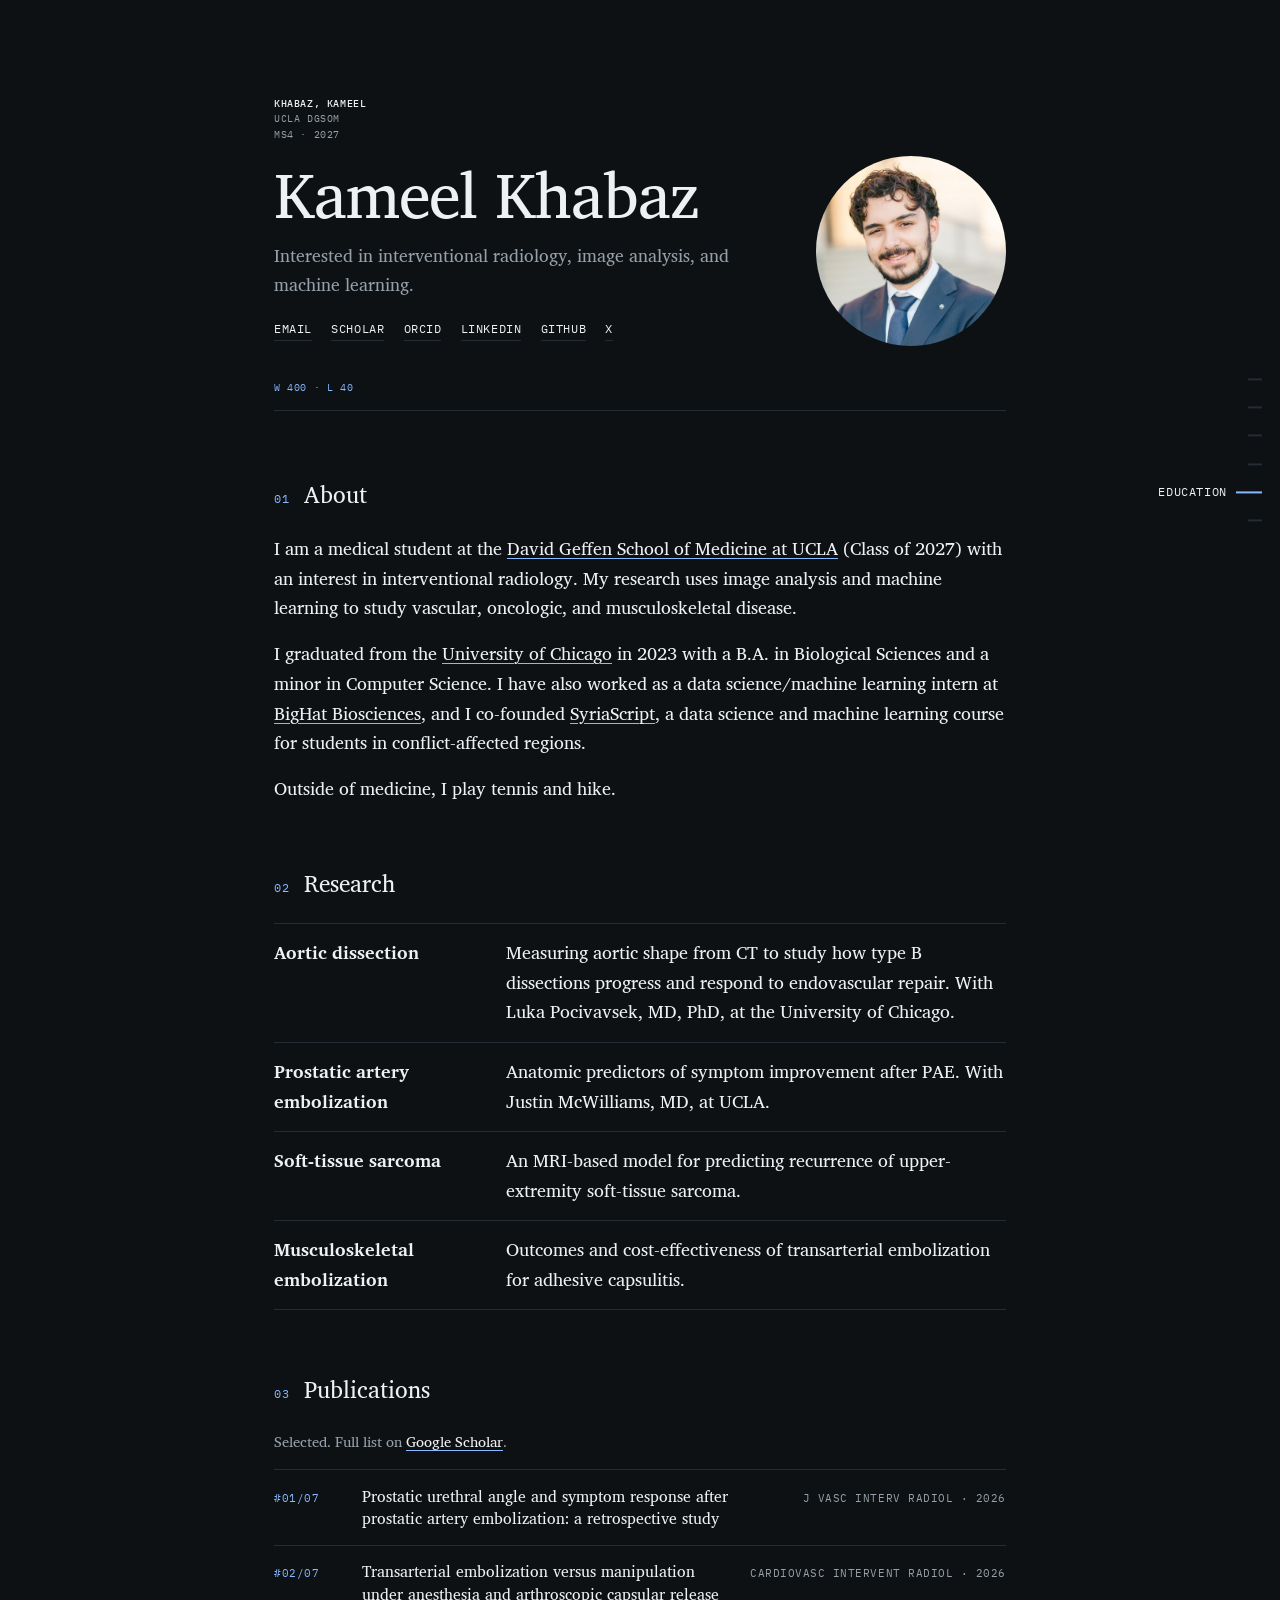
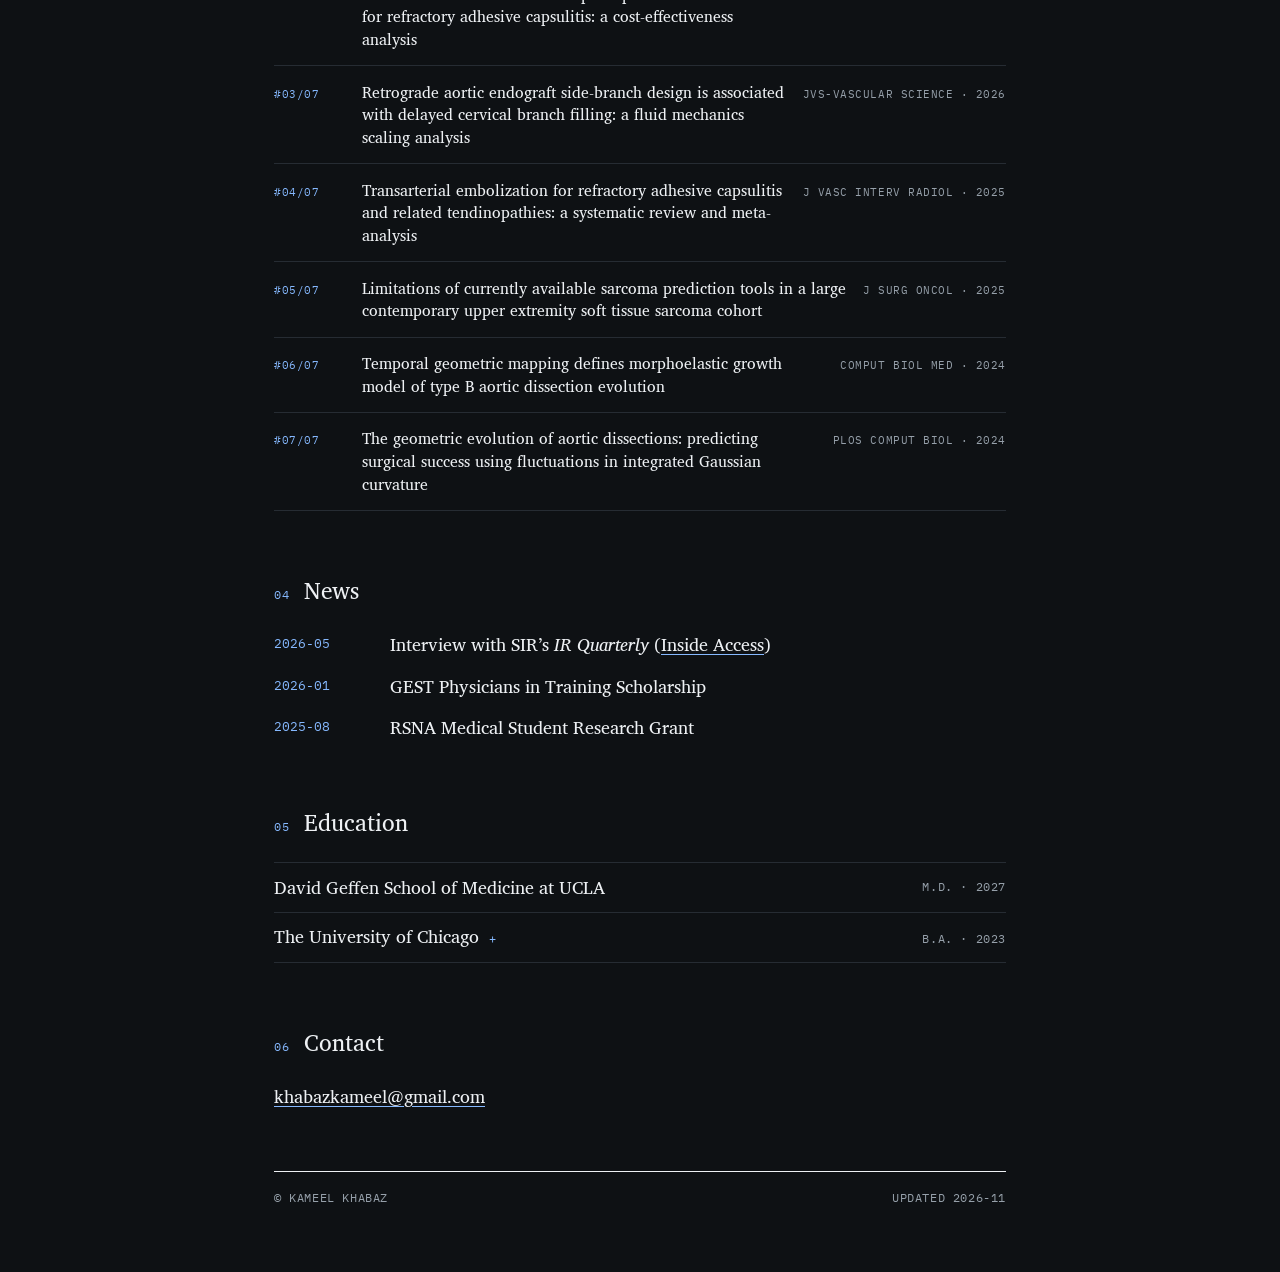
<file: index.html>
<!doctype html>
<html lang="en">
<head>
<meta charset="utf-8">
<meta name="viewport" content="width=device-width,initial-scale=1">
<title>Kameel Khabaz · Medical Student, UCLA</title>
<meta name="description" content="Kameel Khabaz is a medical student at the David Geffen School of Medicine at UCLA with an interest in interventional radiology. His research applies image analysis and machine learning to aortic disease, soft-tissue sarcoma, prostatic artery embolization, and musculoskeletal embolization.">
<meta name="author" content="Kameel Khabaz">
<link rel="canonical" href="https://kameelkhabaz.github.io/">
<meta name="robots" content="index,follow,max-image-preview:large">
<meta name="google-site-verification" content="xUbtxdBalPwU_hjIJjfA3Pml5ivOeX-uGNtyzNzkfU0" />

<meta property="og:type" content="profile">
<meta property="og:title" content="Kameel Khabaz">
<meta property="og:description" content="Medical student at the David Geffen School of Medicine at UCLA. Research in medical image analysis, machine learning, and interventional radiology.">
<meta property="og:url" content="https://kameelkhabaz.github.io/">
<meta property="og:image" content="https://kameelkhabaz.github.io/og.jpg">
<meta property="og:image:width" content="1200">
<meta property="og:image:height" content="630">
<meta property="og:image:alt" content="Portrait of Kameel Khabaz">
<meta property="og:site_name" content="Kameel Khabaz">
<meta property="og:locale" content="en_US">
<meta property="profile:first_name" content="Kameel">
<meta property="profile:last_name" content="Khabaz">
<meta property="profile:username" content="kameelkhabaz">

<meta name="twitter:card" content="summary_large_image">
<meta name="twitter:title" content="Kameel Khabaz">
<meta name="twitter:description" content="Medical student at UCLA. Research in medical image analysis and interventional radiology.">
<meta name="twitter:image" content="https://kameelkhabaz.github.io/og.jpg">

<meta name="theme-color" content="#0e1114">
<link rel="icon" type="image/svg+xml" href="favicon.svg">
<link rel="icon" type="image/png" sizes="96x96" href="favicon-96.png">
<link rel="apple-touch-icon" href="apple-touch-icon.png">
<link rel="preconnect" href="https://fonts.googleapis.com"><link rel="preconnect" href="https://fonts.gstatic.com" crossorigin><link rel="stylesheet" href="https://fonts.googleapis.com/css2?family=Charis+SIL:ital,wght@0,400;0,700;1,400&family=IBM+Plex+Mono:wght@400;500&display=swap">
<link rel="stylesheet" href="style.css">

<script type="application/ld+json">
{
  "@context": "https://schema.org",
  "@graph": [
    {
      "@type": "WebSite",
      "@id": "https://kameelkhabaz.github.io/#website",
      "url": "https://kameelkhabaz.github.io/",
      "name": "Kameel Khabaz",
      "inLanguage": "en-US",
      "publisher": {
        "@id": "https://kameelkhabaz.github.io/#person"
      }
    },
    {
      "@type": "ProfilePage",
      "@id": "https://kameelkhabaz.github.io/#webpage",
      "url": "https://kameelkhabaz.github.io/",
      "name": "Kameel Khabaz · Medical Student, UCLA",
      "isPartOf": {
        "@id": "https://kameelkhabaz.github.io/#website"
      },
      "mainEntity": {
        "@id": "https://kameelkhabaz.github.io/#person"
      },
      "primaryImageOfPage": {
        "@id": "https://kameelkhabaz.github.io/#photo"
      },
      "dateCreated": "2026-05-07T12:00:00-07:00",
      "dateModified": "2026-11-08T12:00:00-08:00",
      "inLanguage": "en-US"
    },
    {
      "@type": "Person",
      "@id": "https://kameelkhabaz.github.io/#person",
      "name": "Kameel Khabaz",
      "givenName": "Kameel",
      "familyName": "Khabaz",
      "url": "https://kameelkhabaz.github.io/",
      "mainEntityOfPage": {
        "@id": "https://kameelkhabaz.github.io/#webpage"
      },
      "image": {
        "@type": "ImageObject",
        "@id": "https://kameelkhabaz.github.io/#photo",
        "url": "https://kameelkhabaz.github.io/kameel-khabaz.jpg",
        "width": 1000,
        "height": 1000,
        "caption": "Kameel Khabaz"
      },
      "email": "mailto:khabazkameel@gmail.com",
      "jobTitle": "Medical Student",
      "description": "Medical student at the David Geffen School of Medicine at UCLA with an interest in interventional radiology. Research in medical image analysis and machine learning across aortic disease, soft-tissue sarcoma, prostatic artery embolization, and musculoskeletal embolization.",
      "affiliation": {
        "@type": "CollegeOrUniversity",
        "name": "David Geffen School of Medicine at UCLA",
        "url": "https://medschool.ucla.edu/"
      },
      "alumniOf": {
        "@type": "CollegeOrUniversity",
        "name": "The University of Chicago",
        "url": "https://www.uchicago.edu/"
      },
      "hasCredential": {
        "@type": "EducationalOccupationalCredential",
        "credentialCategory": "degree",
        "name": "B.A., Biological Sciences (Quantitative Biology), minor in Computer Science",
        "recognizedBy": {
          "@type": "CollegeOrUniversity",
          "name": "The University of Chicago"
        },
        "dateCreated": "2023"
      },
      "workLocation": {
        "@type": "Place",
        "name": "Los Angeles, California"
      },
      "memberOf": [
        {
          "@type": "Organization",
          "name": "Society of Interventional Radiology",
          "url": "https://www.sirweb.org/"
        },
        {
          "@type": "Organization",
          "name": "Society of Interventional Oncology",
          "url": "https://www.sio-central.org/"
        },
        {
          "@type": "Organization",
          "name": "American College of Radiology",
          "url": "https://www.acr.org/"
        },
        {
          "@type": "Organization",
          "name": "Radiological Society of North America",
          "url": "https://www.rsna.org/"
        }
      ],
      "knowsLanguage": [
        "English",
        "Arabic",
        "Spanish"
      ],
      "award": [
        "RSNA Medical Student Research Grant (2025)",
        "GEST Physicians in Training Scholarship (2026)",
        "OREF Resident Research Project Grant (2024)",
        "Goldwater Scholarship (2022)",
        "Stamps Scholarship (2021)",
        "Society for Vascular Surgery Student Research Fellowship (2021)"
      ],
      "knowsAbout": [
        "Interventional Radiology",
        "Medical Image Analysis",
        "Machine Learning",
        "Aortic Dissection",
        "Endovascular Aortic Repair",
        "Prostatic Artery Embolization",
        "Soft Tissue Sarcoma",
        "Musculoskeletal Embolization",
        "Adhesive Capsulitis"
      ],
      "subjectOf": {
        "@type": "Article",
        "headline": "Inside access: Transarterial embolization for refractory adhesive capsulitis",
        "url": "https://www.sirweb.org/ir-quarterly/research/inside-access-kameel-khabaz-and-sammy-allaw/",
        "datePublished": "2026-05-08T00:00:00-05:00",
        "publisher": {
          "@type": "Organization",
          "name": "Society of Interventional Radiology",
          "url": "https://www.sirweb.org/"
        }
      },
      "sameAs": [
        "https://scholar.google.com/citations?user=iheLPGQAAAAJ",
        "https://orcid.org/0000-0002-3164-6133",
        "https://www.linkedin.com/in/kameelkhabaz",
        "https://github.com/kameelkhabaz",
        "https://x.com/KameelKhabaz",
        "https://www.researchgate.net/profile/Kameel-Khabaz",
        "https://www.8vc.com/fellows/kameel-khabaz",
        "https://www.ncbi.nlm.nih.gov/myncbi/kameel.khabaz.1/bibliography/public/"
      ]
    },
    {
      "@type": "ScholarlyArticle",
      "headline": "Prostatic urethral angle and symptom response after prostatic artery embolization: a retrospective study",
      "author": [
        {
          "@id": "https://kameelkhabaz.github.io/#person"
        },
        {
          "@type": "Person",
          "name": "G McNamara"
        },
        {
          "@type": "Person",
          "name": "A Pahwa"
        },
        {
          "@type": "Person",
          "name": "Justin P McWilliams"
        }
      ],
      "datePublished": "2026",
      "isPartOf": {
        "@type": "Periodical",
        "name": "Journal of Vascular and Interventional Radiology",
        "issn": "1051-0443"
      },
      "identifier": {
        "@type": "PropertyValue",
        "propertyID": "DOI",
        "value": "10.1016/j.jvir.2026.108898"
      },
      "url": "https://doi.org/10.1016/j.jvir.2026.108898",
      "inLanguage": "en"
    },
    {
      "@type": "ScholarlyArticle",
      "headline": "Transarterial embolization versus manipulation under anesthesia and arthroscopic capsular release for refractory adhesive capsulitis: a cost-effectiveness analysis",
      "author": [
        {
          "@id": "https://kameelkhabaz.github.io/#person"
        },
        {
          "@type": "Person",
          "name": "R Alananzeh"
        },
        {
          "@type": "Person",
          "name": "L Alkhani"
        }
      ],
      "datePublished": "2026-08",
      "isPartOf": {
        "@type": "Periodical",
        "name": "CardioVascular and Interventional Radiology",
        "issn": "0174-1551"
      },
      "identifier": {
        "@type": "PropertyValue",
        "propertyID": "DOI",
        "value": "10.1007/s00270-026-04563-8"
      },
      "url": "https://doi.org/10.1007/s00270-026-04563-8",
      "inLanguage": "en"
    },
    {
      "@type": "ScholarlyArticle",
      "headline": "Retrograde aortic endograft side-branch design is associated with delayed cervical branch filling: a fluid mechanics scaling analysis",
      "author": [
        {
          "@type": "Person",
          "name": "S Dhara"
        },
        {
          "@id": "https://kameelkhabaz.github.io/#person"
        },
        {
          "@type": "Person",
          "name": "M McIntyre"
        },
        {
          "@type": "Person",
          "name": "N Malo"
        },
        {
          "@type": "Person",
          "name": "M Peev"
        },
        {
          "@type": "Person",
          "name": "Luka Pocivavsek"
        }
      ],
      "datePublished": "2026",
      "isPartOf": {
        "@type": "Periodical",
        "name": "JVS-Vascular Science",
        "issn": "2666-3503"
      },
      "identifier": {
        "@type": "PropertyValue",
        "propertyID": "DOI",
        "value": "10.1016/j.jvssci.2026.100419"
      },
      "url": "https://doi.org/10.1016/j.jvssci.2026.100419",
      "inLanguage": "en"
    },
    {
      "@type": "ScholarlyArticle",
      "headline": "Transarterial embolization for refractory adhesive capsulitis and related tendinopathies: a systematic review and meta-analysis",
      "author": [
        {
          "@type": "Person",
          "name": "S Allaw"
        },
        {
          "@id": "https://kameelkhabaz.github.io/#person"
        },
        {
          "@type": "Person",
          "name": "Q Yu"
        },
        {
          "@type": "Person",
          "name": "O Ahmed"
        }
      ],
      "datePublished": "2025",
      "isPartOf": {
        "@type": "Periodical",
        "name": "Journal of Vascular and Interventional Radiology",
        "issn": "1051-0443"
      },
      "identifier": {
        "@type": "PropertyValue",
        "propertyID": "DOI",
        "value": "10.1016/j.jvir.2025.10.027"
      },
      "url": "https://doi.org/10.1016/j.jvir.2025.10.027",
      "inLanguage": "en"
    },
    {
      "@type": "ScholarlyArticle",
      "headline": "Limitations of currently available sarcoma prediction tools in a large contemporary upper extremity soft tissue sarcoma cohort",
      "author": [
        {
          "@type": "Person",
          "name": "NJ Newman-Hung"
        },
        {
          "@id": "https://kameelkhabaz.github.io/#person"
        },
        {
          "@type": "Person",
          "name": "R Ding"
        }
      ],
      "datePublished": "2025",
      "isPartOf": {
        "@type": "Periodical",
        "name": "Journal of Surgical Oncology",
        "issn": "0022-4790"
      },
      "identifier": {
        "@type": "PropertyValue",
        "propertyID": "DOI",
        "value": "10.1002/jso.70043"
      },
      "url": "https://doi.org/10.1002/jso.70043",
      "inLanguage": "en"
    },
    {
      "@type": "ScholarlyArticle",
      "headline": "Temporal geometric mapping defines morphoelastic growth model of type B aortic dissection evolution",
      "author": [
        {
          "@id": "https://kameelkhabaz.github.io/#person"
        },
        {
          "@type": "Person",
          "name": "J Kim"
        },
        {
          "@type": "Person",
          "name": "R Milner"
        },
        {
          "@type": "Person",
          "name": "N Nguyen"
        },
        {
          "@type": "Person",
          "name": "Luka Pocivavsek"
        }
      ],
      "datePublished": "2024",
      "isPartOf": {
        "@type": "Periodical",
        "name": "Computers in Biology and Medicine",
        "issn": "0010-4825"
      },
      "identifier": {
        "@type": "PropertyValue",
        "propertyID": "DOI",
        "value": "10.1016/j.compbiomed.2024.109194"
      },
      "url": "https://doi.org/10.1016/j.compbiomed.2024.109194",
      "inLanguage": "en"
    },
    {
      "@type": "ScholarlyArticle",
      "headline": "The geometric evolution of aortic dissections: predicting surgical success using fluctuations in integrated Gaussian curvature",
      "author": [
        {
          "@id": "https://kameelkhabaz.github.io/#person"
        },
        {
          "@type": "Person",
          "name": "K Yuan"
        },
        {
          "@type": "Person",
          "name": "J Pugar"
        }
      ],
      "datePublished": "2024-02",
      "isPartOf": {
        "@type": "Periodical",
        "name": "PLOS Computational Biology",
        "issn": "1553-7358"
      },
      "identifier": {
        "@type": "PropertyValue",
        "propertyID": "DOI",
        "value": "10.1371/journal.pcbi.1011815"
      },
      "url": "https://doi.org/10.1371/journal.pcbi.1011815",
      "inLanguage": "en"
    },
    {
      "@type": "Organization",
      "@id": "https://syriascript.org/#org",
      "name": "SyriaScript",
      "url": "https://syriascript.org/",
      "founder": {
        "@id": "https://kameelkhabaz.github.io/#person"
      }
    }
  ]
}
</script>
</head>
<body>
<nav class="series mono" aria-label="Sections"><a href="#about"><span>About</span><i></i></a><a href="#research"><span>Research</span><i></i></a><a href="#publications"><span>Publications</span><i></i></a><a href="#news"><span>News</span><i></i></a><a href="#education"><span>Education</span><i></i></a><a href="#contact"><span>Contact</span><i></i></a></nav>
<main>
<header class="viewer" aria-label="Introduction">
  <div class="corner c-tl"><b>Khabaz, Kameel</b><br>UCLA DGSOM<br>MS4 · 2027</div>
  <div class="corner c-bl"><span class="wl">W 400 · L 40</span></div>
  <div class="xh"></div>
  <div class="stage"><div>
    <p class="eyebrow mono">Medical Student · UCLA · Class of 2027</p>
    <h1>Kameel Khabaz</h1>
    <p class="role">Interested in interventional radiology, image analysis, and machine learning.</p>
    <nav class="links mono">
  <a href="mailto:khabazkameel@gmail.com">Email</a>
  <a href="https://scholar.google.com/citations?user=iheLPGQAAAAJ" rel="me">Scholar</a>
  <a href="https://orcid.org/0000-0002-3164-6133" rel="me">ORCID</a>
  <a href="https://www.linkedin.com/in/kameelkhabaz" rel="me">LinkedIn</a>
  <a href="https://github.com/kameelkhabaz" rel="me">GitHub</a>
  <a href="https://x.com/KameelKhabaz" rel="me">X</a>
</nav>
  </div>
  <figure class="pic"><img src="kameel-khabaz-480.jpg" alt="Kameel Khabaz" width="190" height="190" draggable="false"></figure></div>
</header>

<section id="about" data-label="About">
<h2><span class="n mono">01</span>About</h2>
<p>I am a medical student at the <a href="https://medschool.ucla.edu/">David Geffen School of Medicine at UCLA</a> (Class of 2027) with an interest in interventional radiology. My research uses image analysis and machine learning to study vascular, oncologic, and musculoskeletal disease.</p>
<p>I graduated from the <a href="https://www.uchicago.edu/">University of Chicago</a> in 2023 with a B.A. in Biological Sciences and a minor in Computer Science. I have also worked as a data science/machine learning intern at <a href="https://www.bighatbio.com/">BigHat Biosciences</a>, and I co-founded <a href="https://syriascript.org">SyriaScript</a>, a data science and machine learning course for students in conflict-affected regions.</p>
<p>Outside of medicine, I play tennis and hike.</p>
</section>

<section id="research" data-label="Research">
<h2><span class="n mono">02</span>Research</h2>
<ul class="research">
  <li><span class="rt">Aortic dissection</span><span>Measuring aortic shape from CT to study how type B dissections progress and respond to endovascular repair. With Luka Pocivavsek, MD, PhD, at the University of Chicago.</span></li>
  <li><span class="rt">Prostatic artery embolization</span><span>Anatomic predictors of symptom improvement after PAE. With Justin McWilliams, MD, at UCLA.</span></li>
  <li><span class="rt">Soft-tissue sarcoma</span><span>An MRI-based model for predicting recurrence of upper-extremity soft-tissue sarcoma.</span></li>
  <li><span class="rt">Musculoskeletal embolization</span><span>Outcomes and cost-effectiveness of transarterial embolization for adhesive capsulitis.</span></li>
</ul>
</section>

<section id="publications" data-label="Publications">
<h2><span class="n mono">03</span>Publications</h2>
<p class="note">Selected. Full list on <a href="https://scholar.google.com/citations?user=iheLPGQAAAAJ">Google Scholar</a>.</p><ol class="pubs index">
  <li><details>
    <summary><span class="pn mono">#01/07</span><span class="pt">Prostatic urethral angle and symptom response after prostatic artery embolization: a retrospective study</span><span class="pv mono">J Vasc Interv Radiol · 2026</span></summary>
    <div class="pd"><p class="plain">Whether the angle of the prostatic urethra on pre-procedure imaging is associated with how much symptoms improve after prostatic artery embolization.</p><p class="cite"><b>Khabaz K</b>, McNamara G, Pahwa A, McWilliams JP. <a class="mono doi" href="https://doi.org/10.1016/j.jvir.2026.108898">doi:10.1016/j.jvir.2026.108898</a></p></div>
  </details></li>
  <li><details>
    <summary><span class="pn mono">#02/07</span><span class="pt">Transarterial embolization versus manipulation under anesthesia and arthroscopic capsular release for refractory adhesive capsulitis: a cost-effectiveness analysis</span><span class="pv mono">Cardiovasc Intervent Radiol · 2026</span></summary>
    <div class="pd"><p class="plain">Compares the cost-effectiveness of embolization with the two standard procedures for frozen shoulder that has not improved with conservative care.</p><p class="cite"><b>Khabaz K</b>, Alananzeh R, Alkhani L, et al. <a class="mono doi" href="https://doi.org/10.1007/s00270-026-04563-8">doi:10.1007/s00270-026-04563-8</a></p></div>
  </details></li>
  <li><details>
    <summary><span class="pn mono">#03/07</span><span class="pt">Retrograde aortic endograft side-branch design is associated with delayed cervical branch filling: a fluid mechanics scaling analysis</span><span class="pv mono">JVS-Vascular Science · 2026</span></summary>
    <div class="pd"><p class="plain">Uses fluid-mechanics scaling to relate the design of branched aortic endografts to delayed filling of the head and neck vessels.</p><p class="cite">Dhara S, <b>Khabaz K</b>, McIntyre M, Malo N, Peev M, Pocivavsek L. <a class="mono doi" href="https://doi.org/10.1016/j.jvssci.2026.100419">doi:10.1016/j.jvssci.2026.100419</a></p></div>
  </details></li>
  <li><details>
    <summary><span class="pn mono">#04/07</span><span class="pt">Transarterial embolization for refractory adhesive capsulitis and related tendinopathies: a systematic review and meta-analysis</span><span class="pv mono">J Vasc Interv Radiol · 2025</span></summary>
    <div class="pd"><p class="plain">Pools published outcomes of transarterial embolization for frozen shoulder and related tendon pain.</p><p class="cite">Allaw S*, <b>Khabaz K*</b>, Yu Q, Ahmed O. <a class="mono doi" href="https://doi.org/10.1016/j.jvir.2025.10.027">doi:10.1016/j.jvir.2025.10.027</a></p></div>
  </details></li>
  <li><details>
    <summary><span class="pn mono">#05/07</span><span class="pt">Limitations of currently available sarcoma prediction tools in a large contemporary upper extremity soft tissue sarcoma cohort</span><span class="pv mono">J Surg Oncol · 2025</span></summary>
    <div class="pd"><p class="plain">Tests how well existing sarcoma prediction tools perform in a large modern cohort of upper-extremity soft-tissue sarcoma.</p><p class="cite">Newman-Hung NJ*, <b>Khabaz K*</b>, Ding R, et al. <a class="mono doi" href="https://doi.org/10.1002/jso.70043">doi:10.1002/jso.70043</a></p></div>
  </details></li>
  <li><details>
    <summary><span class="pn mono">#06/07</span><span class="pt">Temporal geometric mapping defines morphoelastic growth model of type B aortic dissection evolution</span><span class="pv mono">Comput Biol Med · 2024</span></summary>
    <div class="pd"><p class="plain">Tracks aortic shape across serial CT scans to model how type B dissections change over time.</p><p class="cite"><b>Khabaz K</b>, Kim J, Milner R, Nguyen N, Pocivavsek L. <a class="mono doi" href="https://doi.org/10.1016/j.compbiomed.2024.109194">doi:10.1016/j.compbiomed.2024.109194</a></p></div>
  </details></li>
  <li><details>
    <summary><span class="pn mono">#07/07</span><span class="pt">The geometric evolution of aortic dissections: predicting surgical success using fluctuations in integrated Gaussian curvature</span><span class="pv mono">PLOS Comput Biol · 2024</span></summary>
    <div class="pd"><p class="plain">Uses fluctuations in aortic surface curvature measured on CT to help predict outcomes after endovascular repair.</p><p class="cite"><b>Khabaz K</b>, Yuan K, Pugar J, et al. <a class="mono doi" href="https://doi.org/10.1371/journal.pcbi.1011815">doi:10.1371/journal.pcbi.1011815</a></p></div>
  </details></li>
</ol>
</section>

<section id="news" data-label="News">
<h2><span class="n mono">04</span>News</h2>
<ul class="news">
  <li><span class="date">2026-05</span><span>Interview with SIR&rsquo;s <em>IR Quarterly</em> (<a href="https://www.sirweb.org/ir-quarterly/research/inside-access-kameel-khabaz-and-sammy-allaw/">Inside Access</a>)</span></li>
  <li><span class="date">2026-01</span><span>GEST Physicians in Training Scholarship</span></li>
  <li><span class="date">2025-08</span><span>RSNA Medical Student Research Grant</span></li>
</ul>
</section>

<section id="education" data-label="Education">
<h2><span class="n mono">05</span>Education</h2>
<ul class="edu">
  <li><span>David Geffen School of Medicine at UCLA</span><span class="mono">M.D. · 2027</span></li>
  <li><details><summary><span>The University of Chicago<span class="more mono" aria-hidden="true"></span></span><span class="mono">B.A. · 2023</span></summary><p class="small">B.A. in Biological Sciences (Quantitative Biology), minor in Computer Science.</p></details></li>
</ul>
</section>

<section id="contact" data-label="Contact">
<h2><span class="n mono">06</span>Contact</h2>
<p><a href="mailto:khabazkameel@gmail.com">khabazkameel@gmail.com</a></p>
</section>

<footer class="mono"><span>© Kameel Khabaz</span><span>Updated 2026-11</span></footer>
</main>

<script>
(function(){
  var secs=[].slice.call(document.querySelectorAll('main section[id]')), total=secs.length;
  var out=document.querySelector('[data-im]'), links=document.querySelectorAll('.series a');
  if(!('IntersectionObserver' in window))return;
  var io=new IntersectionObserver(function(es){es.forEach(function(e){if(!e.isIntersecting)return;
    var i=secs.indexOf(e.target);
    if(out)out.innerHTML='IM <b>'+(i+1)+'/'+total+'</b> &middot; '+e.target.dataset.label;
    links.forEach(function(l,j){l.classList.toggle('on',j===i)});
  })},{rootMargin:'-45% 0px -50% 0px'});
  secs.forEach(function(s){io.observe(s)});
})();
</script>
<script>
(function(){
  var v=document.querySelector('.viewer'); if(!v)return;
  var W0=400,L0=40,W=W0,L=L0, out=v.querySelector('.wl'), xh=v.querySelector('.xh');
  var suppressClick=false;
  function clampW(x){return Math.max(60,Math.min(2000,x))}
  function clampL(x){return Math.max(-200,Math.min(300,x))}
  function apply(){
    var c=Math.max(.35,Math.min(3,W0/W)), b=Math.max(.45,Math.min(1.8,1+(L0-L)/180));
    v.style.setProperty('--c',c.toFixed(3)); v.style.setProperty('--b',b.toFixed(3));
    out.textContent='W '+Math.round(W)+' · L '+Math.round(L);
  }
  function reset(){W=W0;L=L0;apply()}
  function cross(x,y){var r=v.getBoundingClientRect();xh.style.setProperty('--x',(x-r.left)+'px');xh.style.setProperty('--y',(y-r.top)+'px')}
  function clearSel(){var s=window.getSelection&&getSelection();if(s)s.removeAllRanges()}
  function onLink(t){return t&&t.closest&&t.closest('a,button')}

  v.addEventListener('selectstart',function(e){if(!onLink(e.target))e.preventDefault()});
  v.addEventListener('dragstart',function(e){e.preventDefault()});
  v.addEventListener('contextmenu',function(e){if(!onLink(e.target))e.preventDefault()});
  v.addEventListener('click',function(e){if(suppressClick){e.preventDefault();e.stopPropagation();suppressClick=false}},true);

  /* Mouse / pen: drag horizontally for window, vertically for level */
  var drag=null;
  v.addEventListener('pointerdown',function(e){
    if(e.pointerType==='touch'||e.button!==0||onLink(e.target))return;
    drag={x:e.clientX,y:e.clientY,W:W,L:L,id:e.pointerId,moved:false}; e.preventDefault();
  });
  v.addEventListener('pointermove',function(e){
    if(e.pointerType==='touch')return;
    cross(e.clientX,e.clientY);
    if(!drag)return;
    var dx=e.clientX-drag.x, dy=e.clientY-drag.y;
    if(!drag.moved&&Math.abs(dx)+Math.abs(dy)>4){drag.moved=true;v.classList.add('dragging');try{v.setPointerCapture(drag.id)}catch(_){}clearSel()}
    if(!drag.moved)return;
    W=clampW(drag.W+dx*3); L=clampL(drag.L+dy*1.2); apply();
  });
  ['pointerup','pointercancel'].forEach(function(t){v.addEventListener(t,function(e){
    if(e.pointerType==='touch')return;
    if(drag&&drag.moved)suppressClick=true;
    drag=null; v.classList.remove('dragging');
  })});
  v.addEventListener('dblclick',reset);

  /* Touch (iPhone/Android):
     - swipe sideways: window (contrast); vertical swipes still scroll the page
     - press and hold ~0.35s, then drag: window + level
     - double-tap: reset */
  var t=null, holdTimer=null, lastTap=0;
  function endTouch(){
    clearTimeout(holdTimer);
    if(t&&(t.mode==='h'||t.mode==='both'))suppressClick=true;
    t=null; v.classList.remove('dragging');
  }
  v.addEventListener('touchstart',function(e){
    if(e.touches.length!==1||onLink(e.target)){endTouch();return}
    var p=e.touches[0];
    t={x:p.clientX,y:p.clientY,W:W,L:L,mode:null,moved:false};
    clearTimeout(holdTimer);
    holdTimer=setTimeout(function(){
      if(t&&!t.mode&&!t.moved){t.mode='both';t.x=p.clientX;t.y=p.clientY;t.W=W;t.L=L;v.classList.add('dragging');cross(t.x,t.y);clearSel();
        if(navigator.vibrate)navigator.vibrate(10)}
    },350);
  },{passive:true});
  v.addEventListener('touchmove',function(e){
    if(!t)return;
    var p=e.touches[0], dx=p.clientX-t.x, dy=p.clientY-t.y;
    if(Math.abs(dx)>3||Math.abs(dy)>3)t.moved=true;
    if(!t.mode){
      if(Math.abs(dx)>8&&Math.abs(dx)>Math.abs(dy)*1.2){t.mode='h';clearTimeout(holdTimer);v.classList.add('dragging')}
      else if(Math.abs(dy)>8){t.mode='scroll';clearTimeout(holdTimer);return}
      else return;
    }
    if(t.mode==='scroll')return;
    if(e.cancelable)e.preventDefault();
    cross(p.clientX,p.clientY);
    W=clampW(t.W+dx*3);
    if(t.mode==='both')L=clampL(t.L+dy*1.2);
    apply();
  },{passive:false});
  v.addEventListener('touchend',function(e){
    var tap=t&&!t.moved&&!t.mode;
    endTouch();
    if(tap&&!onLink(e.target)){var now=Date.now();if(now-lastTap<300){reset();lastTap=0;if(e.cancelable)e.preventDefault()}else lastTap=now}
  });
  v.addEventListener('touchcancel',endTouch);

  apply();
})();
</script>
</body>
</html>
</file>
<file: style.css>
/* Kameel Khabaz — kameelkhabaz.github.io */
:root{--bg:#0e1114;--fg:#eef1f4;--muted:#96a0aa;--rule:#262c33;--accent:#86b9ff;--hl:#151a1f;--chip:#1b2128;--serif:Charter,"Bitstream Charter","Charis SIL","Iowan Old Style",Georgia,serif;--mono:"IBM Plex Mono",ui-monospace,Menlo,monospace}
*{box-sizing:border-box}
html{-webkit-text-size-adjust:100%;scroll-behavior:smooth}
body{margin:0;background:var(--bg);color:var(--fg);font:18px/1.65 var(--serif);}
::selection{background:var(--accent);color:var(--bg)}
a{color:var(--fg);text-decoration:underline;text-decoration-color:var(--accent);text-decoration-thickness:1px;text-underline-offset:3px}
a:hover{color:var(--accent)}
p{margin:0 0 1rem}
.mono{font-family:var(--mono);font-size:.74rem;letter-spacing:.05em;text-transform:uppercase}
.small{font-size:.92rem;color:var(--muted)}
main{max-width:780px;margin:0 auto;padding:5rem 1.5rem 4rem;position:relative}
section{margin-bottom:3.75rem;scroll-margin-top:2rem}


.intro{display:grid;grid-template-columns:1fr 190px;gap:2.5rem;align-items:center;margin-bottom:4rem;padding-bottom:2.25rem;border-bottom:1px solid var(--fg)}
.eyebrow{color:var(--accent);margin:0 0 1rem}
h1{font-weight:400;font-size:clamp(2.6rem,6.5vw,4rem);line-height:1.02;letter-spacing:-.015em;margin:0 0 .9rem}
.role{font-size:1.1rem;color:var(--muted);margin-bottom:1.25rem}
.links{display:flex;flex-wrap:wrap;gap:.4rem 1.2rem}
.links a{text-decoration:none;border-bottom:1px solid var(--rule);padding-bottom:1px}
.links a:hover{border-color:var(--accent)}
figure.pic{margin:0}
.pic img{width:190px;height:190px;object-fit:cover;display:block;border-radius:50%}
.pic figcaption{color:var(--muted);margin-top:.5rem;font-size:.66rem}

h2{font-weight:400;font-size:1.45rem;margin:0 0 1.3rem;display:flex;align-items:baseline;gap:.9rem}
h2 .n{color:var(--accent);font-size:.78rem}

ul.research,ul.news,ul.edu,ol.pubs{list-style:none;margin:0;padding:0}
ul.research li{display:grid;grid-template-columns:13rem 1fr;gap:1.5rem;padding:.9rem 0;border-top:1px solid var(--rule)}
ul.research li:last-child{border-bottom:1px solid var(--rule)}
.rt{font-weight:700}
ul.news li{display:grid;grid-template-columns:6rem 1fr;gap:1.25rem;margin-bottom:.75rem}
.date{font-family:var(--mono);font-size:.8rem;color:var(--accent);padding-top:.2rem}
ul.edu li{display:flex;justify-content:space-between;gap:1rem;padding:.6rem 0;border-top:1px solid var(--rule)}
ul.edu li:last-of-type{border-bottom:1px solid var(--rule);margin-bottom:.8rem}
ul.edu .mono{color:var(--muted);padding-top:.25rem}

ol.pubs.simple li{display:grid;grid-template-columns:4.5rem 1fr;gap:1rem;padding:.9rem .6rem;margin:0 -.6rem;border-top:1px solid var(--rule);font-size:.95rem;transition:background .15s}
ol.pubs.simple li:hover{background:var(--hl)}
.pn{color:var(--accent);padding-top:.25rem;font-size:.7rem}
a.doi{font-size:.68rem;margin-left:.3rem}
.note{color:var(--muted);font-size:.92rem;margin-bottom:1rem}

ol.pubs.index li{border-top:1px solid var(--rule)}
ol.pubs.index li:last-child{border-bottom:1px solid var(--rule)}
summary{list-style:none;cursor:pointer;display:grid;grid-template-columns:4.5rem 1fr auto;gap:1rem;align-items:baseline;padding:.9rem .6rem;margin:0 -.6rem;transition:background .15s}
summary::-webkit-details-marker{display:none}
summary:hover{background:var(--hl)}
.pt{font-size:.98rem;line-height:1.45}
.pv{color:var(--muted);font-size:.66rem;white-space:nowrap;text-align:right}
details[open] summary{background:var(--hl)}
details[open] .pt{color:var(--accent)}
.pd{padding:.2rem .6rem 1.1rem 5.5rem;font-size:.93rem}
.pd .plain{font-style:italic}
.pd .cite{color:var(--muted);margin-bottom:.4rem}

footer{border-top:1px solid var(--fg);padding-top:1rem;display:flex;justify-content:space-between;color:var(--muted)}

@media (max-width:680px){
  main{padding:4rem 1.25rem 3rem}
  .intro{grid-template-columns:1fr;gap:1.5rem} .pic{order:-1} .pic img{width:130px;height:130px}
  ul.research li{grid-template-columns:1fr;gap:.2rem}
  ul.news li{grid-template-columns:1fr;gap:0}
  ol.pubs.simple li{grid-template-columns:1fr;gap:.2rem}
  summary{grid-template-columns:1fr;gap:.2rem} .pv{text-align:left} .pd{padding-left:.6rem}
}
/* viewer hero: same background as the page, no box */
.viewer{position:relative;background:transparent;color:var(--fg);padding:4.75rem 0 4rem;margin:0 0 4rem;border-bottom:1px solid var(--rule);cursor:crosshair;touch-action:pan-y;-webkit-user-select:none;user-select:none;-webkit-touch-callout:none}
.viewer *{-webkit-user-select:none;user-select:none}
.viewer img{-webkit-user-drag:none;pointer-events:none}
.viewer.dragging,.viewer.dragging *{cursor:ns-resize}
.viewer.dragging .links a{pointer-events:none}
.viewer .stage{display:grid;grid-template-columns:1fr 190px;gap:2.5rem;align-items:center;filter:contrast(var(--c,1)) brightness(var(--b,1));transition:filter .05s}
.viewer .eyebrow{display:none}
.viewer .corner{position:absolute;font-family:var(--mono);font-size:.62rem;letter-spacing:.06em;text-transform:uppercase;color:var(--muted);line-height:1.55;pointer-events:none}
.viewer .corner b{color:var(--fg);font-weight:500}
.viewer .c-tl{top:1rem;left:0}.viewer .c-tr{top:1rem;right:0;text-align:right}
.viewer .c-bl{bottom:.9rem;left:0}.viewer .c-br{bottom:.9rem;right:0;text-align:right}
.viewer .c-bl .wl{color:var(--accent)}
.viewer .xh{position:absolute;inset:0;pointer-events:none;opacity:0;transition:opacity .2s}
.viewer:hover .xh{opacity:1}
.xh::before,.xh::after{content:"";position:absolute;background:var(--accent);opacity:.3}
.xh::before{left:0;right:0;top:var(--y,50%);height:1px}
.xh::after{top:0;bottom:0;left:var(--x,50%);width:1px}

/* series scrollbar */
.series{position:fixed;right:1.1rem;top:50%;transform:translateY(-50%);z-index:20;display:flex;flex-direction:column;gap:.55rem;align-items:flex-end}
.series a{display:flex;align-items:center;gap:.6rem;text-decoration:none;color:var(--muted)}
.series a span{opacity:0;transform:translateX(4px);transition:opacity .15s,transform .15s}
.series a:hover span,.series a.on span{opacity:1;transform:none}
.series a i{display:block;width:14px;height:2px;background:var(--rule);transition:width .2s,background .2s}
.series a.on i{width:26px;background:var(--accent)}
.series a.on{color:var(--fg)}
@media (max-width:1100px){.series{display:none}}
@media (max-width:680px){.viewer{padding:4.5rem 0 4rem}.viewer .stage{grid-template-columns:1fr;gap:1.25rem}.viewer .pic{order:-1}.viewer .c-tr{display:none}}
@media (prefers-reduced-motion:reduce){html{scroll-behavior:auto}*{transition:none!important}}
ul.edu details{width:100%}
ul.edu summary{display:flex;justify-content:space-between;gap:1rem;padding:0;margin:0;background:none}
ul.edu summary:hover,ul.edu details[open] summary{background:none}
ul.edu summary:hover>span:first-child{color:var(--accent)}
ul.edu .more{margin-left:.6rem;color:var(--accent)}
ul.edu .more::before{content:"+"}
ul.edu details[open] .more::before{content:"\2212"}
ul.edu details .small{margin:.5rem 0 0}
.viewer.dragging .xh{opacity:1}
</file>
